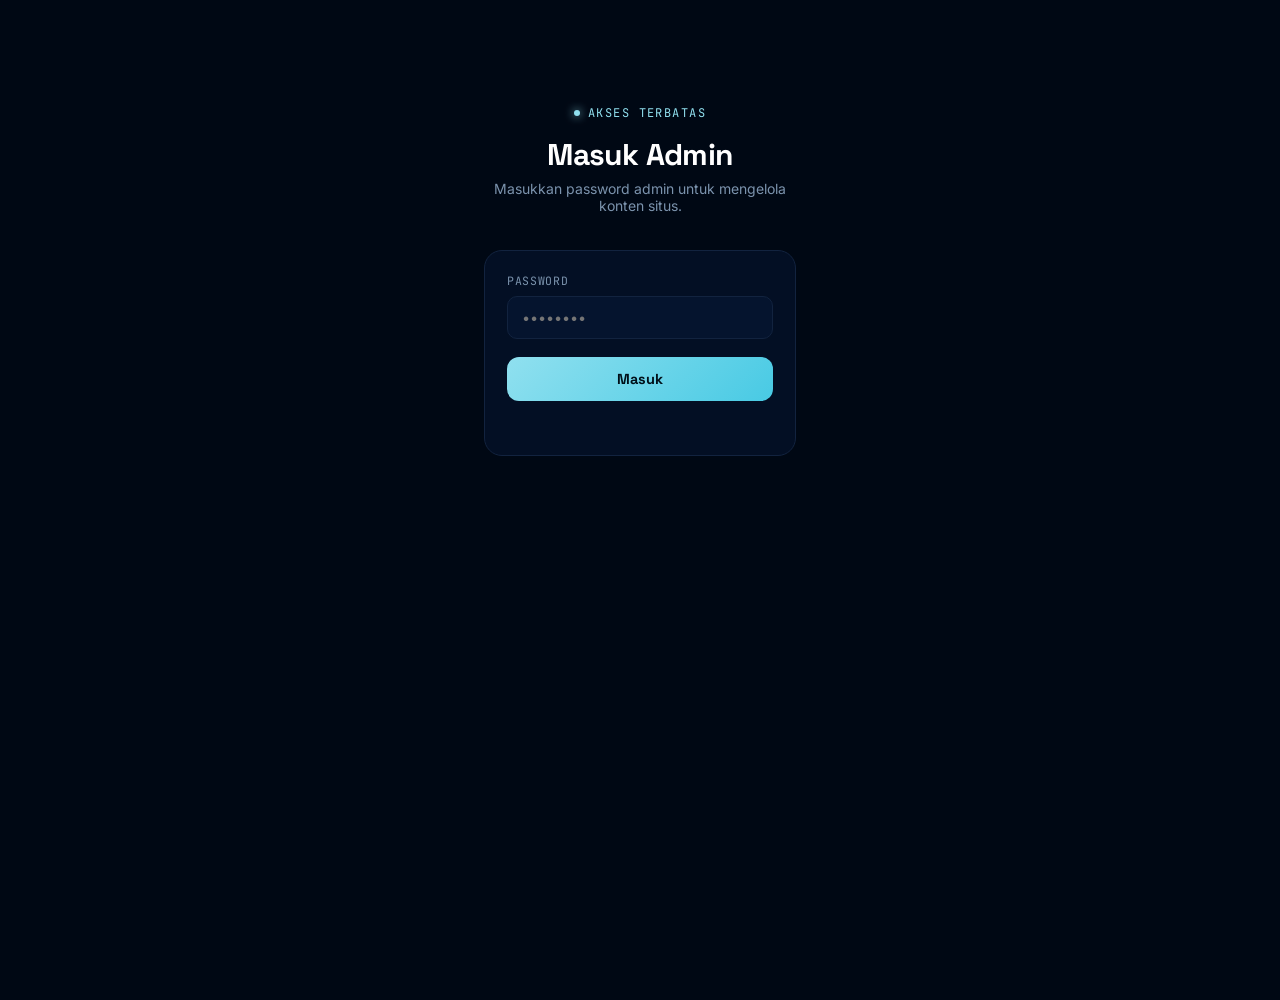
<file: admin.html>
<!DOCTYPE html>
<html lang="id">
<head>
<meta charset="UTF-8">
<meta name="viewport" content="width=device-width, initial-scale=1.0">
<title>TokSave — Admin</title>
<meta name="robots" content="noindex, nofollow">
<link href="https://fonts.googleapis.com/css2?family=Space+Grotesk:wght@500;700&family=Inter:wght@400;500;600&family=JetBrains+Mono:wght@400;500&display=swap" rel="stylesheet">
<style>
  :root{
    --bg: #000814; --bg-card: #030f24; --bg-card-2: #05142e;
    --line: #12233f; --accent: #90e0ef; --accent-deep: #48cae4;
    --white: #ffffff; --muted: #7b93ad; --err: #ff8fa3;
  }
  *{box-sizing:border-box; margin:0; padding:0;}
  html,body{background:var(--bg); color:var(--white); font-family:'Inter',sans-serif; min-height:100vh;}
  .wrap{max-width:640px; margin:0 auto; padding:48px 24px 80px;}
  .eyebrow{font-family:'JetBrains Mono',monospace; font-size:12px; letter-spacing:.12em; color:var(--accent); text-transform:uppercase; display:inline-flex; align-items:center; gap:8px;}
  .eyebrow::before{content:""; width:6px; height:6px; border-radius:50%; background:var(--accent); box-shadow:0 0 10px var(--accent);}
  h1{font-family:'Space Grotesk',sans-serif; font-weight:700; font-size:30px; margin:14px 0 6px; letter-spacing:-0.02em;}
  .lede{color:var(--muted); font-size:14px; margin-bottom:36px;}

  .card{background:var(--bg-card); border:1px solid var(--line); border-radius:18px; padding:22px; margin-bottom:18px;}
  .field{display:flex; flex-direction:column; gap:8px; margin-bottom:18px;}
  .field:last-child{margin-bottom:0;}
  label{font-family:'JetBrains Mono',monospace; font-size:11.5px; color:var(--muted); text-transform:uppercase; letter-spacing:.06em;}
  input[type=text], input[type=password], textarea{
    background:var(--bg-card-2); border:1px solid var(--line); border-radius:10px;
    color:var(--white); font-family:'Inter',sans-serif; font-size:14.5px; padding:12px 14px; outline:none; width:100%;
  }
  textarea{resize:vertical; min-height:70px; font-family:'Inter',sans-serif;}
  input:focus, textarea:focus{border-color:var(--accent);}
  .hint{color:var(--muted); font-size:12px; line-height:1.5;}

  .btn{background:linear-gradient(135deg,var(--accent),var(--accent-deep)); color:#001019; border:none;
    font-family:'Space Grotesk',sans-serif; font-weight:700; font-size:14.5px; padding:13px 24px; border-radius:12px;
    cursor:pointer; width:100%;}
  .btn:disabled{opacity:.55; cursor:not-allowed;}
  .btn-ghost{background:var(--bg-card-2); color:var(--white); border:1px solid var(--line); font-family:'Inter',sans-serif; font-weight:600; font-size:13.5px; padding:11px 20px; border-radius:10px; cursor:pointer;}

  .status{font-family:'JetBrains Mono',monospace; font-size:13px; margin-top:14px; min-height:18px;}
  .status.ok{color:var(--accent);}
  .status.err{color:var(--err);}

  .qris-preview{background:#fff; border-radius:14px; padding:12px; margin-top:8px; display:none;}
  .qris-preview.show{display:block;}
  .qris-preview img{width:100%; max-width:220px; display:block; margin:0 auto; border-radius:6px;}

  #gate{max-width:360px; margin:100px auto 0; text-align:center;}
  #gate .card{text-align:left;}
  #dashboard{display:none;}
  #dashboard.show{display:block;}

  footer{margin-top:40px; color:var(--muted); font-size:12px; font-family:'JetBrains Mono',monospace; text-align:center;}
</style>
</head>
<body>

<div id="gate">
  <div class="wrap" style="padding-top:0;">
    <span class="eyebrow">akses terbatas</span>
    <h1>Masuk Admin</h1>
    <p class="lede">Masukkan password admin untuk mengelola konten situs.</p>
    <div class="card">
      <div class="field">
        <label for="pwInput">Password</label>
        <input type="password" id="pwInput" placeholder="••••••••" autocomplete="current-password">
      </div>
      <button class="btn" id="unlockBtn">Masuk</button>
      <div class="status" id="gateStatus"></div>
    </div>
  </div>
</div>

<div id="dashboard">
  <div class="wrap">
    <span class="eyebrow">dashboard admin</span>
    <h1>Kelola Konten TokSave</h1>
    <p class="lede">Perubahan di sini langsung tampil untuk semua pengunjung situs.</p>

    <div class="card">
      <div class="field">
        <label for="titleLine1">Judul hero — baris 1</label>
        <input type="text" id="titleLine1" maxlength="80">
      </div>
      <div class="field">
        <label for="titleLine2">Judul hero — baris 2 (warna aksen)</label>
        <input type="text" id="titleLine2" maxlength="80">
      </div>
      <div class="field">
        <label for="subtitle">Subjudul</label>
        <textarea id="subtitle" maxlength="220"></textarea>
      </div>
    </div>

    <div class="card">
      <div class="field">
        <label for="qrisImage">URL gambar QRIS</label>
        <input type="text" id="qrisImage" placeholder="https://...">
        <div class="qris-preview" id="qrisPreview"><img id="qrisPreviewImg" alt="Pratinjau QRIS"></div>
      </div>
      <div class="field">
        <label for="donationMessage">Pesan ajakan donasi</label>
        <textarea id="donationMessage" maxlength="220"></textarea>
      </div>
    </div>

    <div class="card">
      <div style="font-family:'Space Grotesk',sans-serif; font-size:15px; font-weight:700; margin-bottom:14px;">Platform aktif</div>
      <label class="toggle-row" for="platformTiktokEnabled" style="display:flex; align-items:center; justify-content:space-between; cursor:pointer; margin-bottom:14px;">
        <span>TikTok</span>
        <input type="checkbox" id="platformTiktokEnabled" style="width:20px; height:20px; accent-color:var(--accent); cursor:pointer;">
      </label>
      <label class="toggle-row" for="platformInstagramEnabled" style="display:flex; align-items:center; justify-content:space-between; cursor:pointer; margin-bottom:14px;">
        <span>Instagram</span>
        <input type="checkbox" id="platformInstagramEnabled" style="width:20px; height:20px; accent-color:var(--accent); cursor:pointer;">
      </label>
      <label class="toggle-row" for="platformYoutubeEnabled" style="display:flex; align-items:center; justify-content:space-between; cursor:pointer;">
        <span>YouTube</span>
        <input type="checkbox" id="platformYoutubeEnabled" style="width:20px; height:20px; accent-color:var(--accent); cursor:pointer;">
      </label>
      <p class="hint" style="margin-top:14px;">Matikan sementara kalau credit API-nya habis atau sedang bermasalah. Tombolnya otomatis hilang dari situs untuk pengunjung.</p>
    </div>

    <div class="card">
      <label class="toggle-row" for="announcementEnabled" style="display:flex; align-items:center; justify-content:space-between; cursor:pointer; margin-bottom:14px;">
        <span style="font-family:'Space Grotesk',sans-serif; font-size:15px; font-weight:700;">Tampilkan pengumuman</span>
        <input type="checkbox" id="announcementEnabled" style="width:20px; height:20px; accent-color:var(--accent); cursor:pointer;">
      </label>
      <div class="field">
        <label for="announcementText">Isi pengumuman (tampil sebagai banner di atas situs)</label>
        <textarea id="announcementText" maxlength="240" placeholder="Contoh: Server sedang gangguan, unduhan mungkin lambat sementara."></textarea>
        <p class="hint">Kosongkan atau matikan toggle di atas untuk menyembunyikan banner.</p>
      </div>
    </div>

    <div class="card">
      <div style="font-family:'Space Grotesk',sans-serif; font-size:15px; font-weight:700; margin-bottom:6px;">API Keys FastSaverAPI</div>
      <p class="hint" style="margin-bottom:16px;">Kosongkan kalau tidak mau ganti. Key lama tetap dipakai sampai kamu isi yang baru.</p>

      <div class="field">
        <label for="instagramApiKey">Instagram API Key</label>
        <input type="text" id="instagramApiKey" placeholder="fs_sk_..." autocomplete="off">
        <p class="hint" id="instagramApiKeyHint">Memuat…</p>
      </div>
      <div class="field">
        <label for="youtubeApiKey">YouTube API Key</label>
        <input type="text" id="youtubeApiKey" placeholder="fs_sk_..." autocomplete="off">
        <p class="hint" id="youtubeApiKeyHint">Memuat…</p>
      </div>
      <button class="btn-ghost" id="saveApiKeysBtn" style="width:100%; padding:12px;">Simpan API Key</button>
      <div class="status" id="apiKeysStatus"></div>
    </div>

    <button class="btn" id="saveBtn">Simpan Perubahan</button>
    <div class="status" id="saveStatus"></div>

    <footer>
      <button class="btn-ghost" id="logoutBtn" style="margin-top:24px;">Keluar</button>
    </footer>
  </div>
</div>

<script>
const gate = document.getElementById('gate');
const dashboard = document.getElementById('dashboard');
const pwInput = document.getElementById('pwInput');
const unlockBtn = document.getElementById('unlockBtn');
const gateStatus = document.getElementById('gateStatus');
const saveBtn = document.getElementById('saveBtn');
const saveStatus = document.getElementById('saveStatus');
const instagramApiKey = document.getElementById('instagramApiKey');
const youtubeApiKey = document.getElementById('youtubeApiKey');
const instagramApiKeyHint = document.getElementById('instagramApiKeyHint');
const youtubeApiKeyHint = document.getElementById('youtubeApiKeyHint');
const saveApiKeysBtn = document.getElementById('saveApiKeysBtn');
const apiKeysStatus = document.getElementById('apiKeysStatus');
const logoutBtn = document.getElementById('logoutBtn');

const fields = {
  heroTitleLine1: document.getElementById('titleLine1'),
  heroTitleLine2: document.getElementById('titleLine2'),
  heroSubtitle: document.getElementById('subtitle'),
  qrisImage: document.getElementById('qrisImage'),
  donationMessage: document.getElementById('donationMessage'),
  announcementText: document.getElementById('announcementText')
};
const announcementEnabled = document.getElementById('announcementEnabled');
const platformTiktokEnabled = document.getElementById('platformTiktokEnabled');
const platformInstagramEnabled = document.getElementById('platformInstagramEnabled');
const platformYoutubeEnabled = document.getElementById('platformYoutubeEnabled');

const qrisPreview = document.getElementById('qrisPreview');
const qrisPreviewImg = document.getElementById('qrisPreviewImg');

let adminPassword = '';

function setStatus(el, msg, kind){
  el.textContent = msg || '';
  el.className = 'status' + (kind ? ' ' + kind : '');
}

async function loadSettings(){
  try{
    const res = await fetch('/api/settings');
    const data = await res.json();
    fields.heroTitleLine1.value = data.heroTitleLine1 || '';
    fields.heroTitleLine2.value = data.heroTitleLine2 || '';
    fields.heroSubtitle.value = data.heroSubtitle || '';
    fields.qrisImage.value = data.qrisImage || '';
    fields.donationMessage.value = data.donationMessage || '';
    fields.announcementText.value = data.announcementText || '';
    announcementEnabled.checked = data.announcementEnabled === 'true';
    platformTiktokEnabled.checked = data.platformTiktokEnabled !== 'false';
    platformInstagramEnabled.checked = data.platformInstagramEnabled !== 'false';
    platformYoutubeEnabled.checked = data.platformYoutubeEnabled !== 'false';
    updateQrisPreview();
  }catch(e){
    setStatus(saveStatus, 'Gagal memuat data saat ini.', 'err');
  }
}

async function loadApiKeyHints(){
  try{
    const res = await fetch('/api/api-keys', {
      headers: { 'x-admin-password': adminPassword }
    });
    const data = await res.json();
    if(!res.ok) throw new Error(data.error || 'Gagal memuat status API key.');
    instagramApiKeyHint.textContent = 'Sekarang aktif: ' + data.instagramApiKeyMasked;
    youtubeApiKeyHint.textContent = 'Sekarang aktif: ' + data.youtubeApiKeyMasked;
  }catch(e){
    instagramApiKeyHint.textContent = 'Gagal memuat status key.';
    youtubeApiKeyHint.textContent = 'Gagal memuat status key.';
  }
}

saveApiKeysBtn.addEventListener('click', async () => {
  saveApiKeysBtn.disabled = true;
  setStatus(apiKeysStatus, 'Menyimpan…');
  try{
    const payload = {};
    if(instagramApiKey.value.trim()) payload.instagramApiKey = instagramApiKey.value.trim();
    if(youtubeApiKey.value.trim()) payload.youtubeApiKey = youtubeApiKey.value.trim();

    if(!payload.instagramApiKey && !payload.youtubeApiKey){
      setStatus(apiKeysStatus, 'Isi salah satu kolom dulu sebelum menyimpan.', 'err');
      saveApiKeysBtn.disabled = false;
      return;
    }

    const res = await fetch('/api/api-keys', {
      method: 'POST',
      headers: { 'Content-Type': 'application/json', 'x-admin-password': adminPassword },
      body: JSON.stringify(payload)
    });
    const j = await res.json();
    if(!res.ok) throw new Error(j.error || 'Gagal menyimpan API key.');

    instagramApiKey.value = '';
    youtubeApiKey.value = '';
    setStatus(apiKeysStatus, 'Tersimpan! Key baru langsung aktif.', 'ok');
    loadApiKeyHints();
  }catch(e){
    setStatus(apiKeysStatus, e.message, 'err');
  }finally{
    saveApiKeysBtn.disabled = false;
  }
});

function updateQrisPreview(){
  const url = fields.qrisImage.value.trim();
  if(url){
    qrisPreviewImg.src = url;
    qrisPreview.classList.add('show');
  }else{
    qrisPreview.classList.remove('show');
  }
}
fields.qrisImage.addEventListener('input', updateQrisPreview);

unlockBtn.addEventListener('click', async () => {
  const pw = pwInput.value;
  if(!pw){ setStatus(gateStatus, 'Masukkan password.', 'err'); return; }
  unlockBtn.disabled = true;
  setStatus(gateStatus, 'Memeriksa…');

  // verifikasi password dengan mencoba POST kosong (tanpa mengubah data)
  try{
    const res = await fetch('/api/settings', {
      method: 'POST',
      headers: { 'Content-Type': 'application/json', 'x-admin-password': pw },
      body: JSON.stringify({})
    });
    if(res.status === 401){
      setStatus(gateStatus, 'Password salah.', 'err');
      unlockBtn.disabled = false;
      return;
    }
    if(!res.ok){
      const j = await res.json().catch(()=>({}));
      setStatus(gateStatus, j.error || 'Terjadi kesalahan server.', 'err');
      unlockBtn.disabled = false;
      return;
    }
    adminPassword = pw;
    sessionStorage.setItem('toksave_admin_pw', pw);
    gate.style.display = 'none';
    dashboard.classList.add('show');
    loadSettings();
    loadApiKeyHints();
  }catch(e){
    setStatus(gateStatus, 'Tidak bisa terhubung ke server.', 'err');
    unlockBtn.disabled = false;
  }
});
pwInput.addEventListener('keydown', e => { if(e.key === 'Enter') unlockBtn.click(); });

saveBtn.addEventListener('click', async () => {
  saveBtn.disabled = true;
  setStatus(saveStatus, 'Menyimpan…');
  try{
    const payload = {};
    for(const k in fields) payload[k] = fields[k].value;
    payload.announcementEnabled = announcementEnabled.checked ? 'true' : 'false';
    payload.platformTiktokEnabled = platformTiktokEnabled.checked ? 'true' : 'false';
    payload.platformInstagramEnabled = platformInstagramEnabled.checked ? 'true' : 'false';
    payload.platformYoutubeEnabled = platformYoutubeEnabled.checked ? 'true' : 'false';
    const res = await fetch('/api/settings', {
      method: 'POST',
      headers: { 'Content-Type': 'application/json', 'x-admin-password': adminPassword },
      body: JSON.stringify(payload)
    });
    const j = await res.json();
    if(!res.ok) throw new Error(j.error || 'Gagal menyimpan.');
    setStatus(saveStatus, 'Tersimpan! Perubahan sudah tampil untuk semua pengunjung.', 'ok');
  }catch(e){
    setStatus(saveStatus, e.message, 'err');
  }finally{
    saveBtn.disabled = false;
  }
});

logoutBtn.addEventListener('click', () => {
  sessionStorage.removeItem('toksave_admin_pw');
  location.reload();
});

// coba lanjutkan sesi kalau password sudah tersimpan di tab ini
const savedPw = sessionStorage.getItem('toksave_admin_pw');
if(savedPw){
  pwInput.value = savedPw;
  unlockBtn.click();
}
</script>

</body>
</html>
</file>
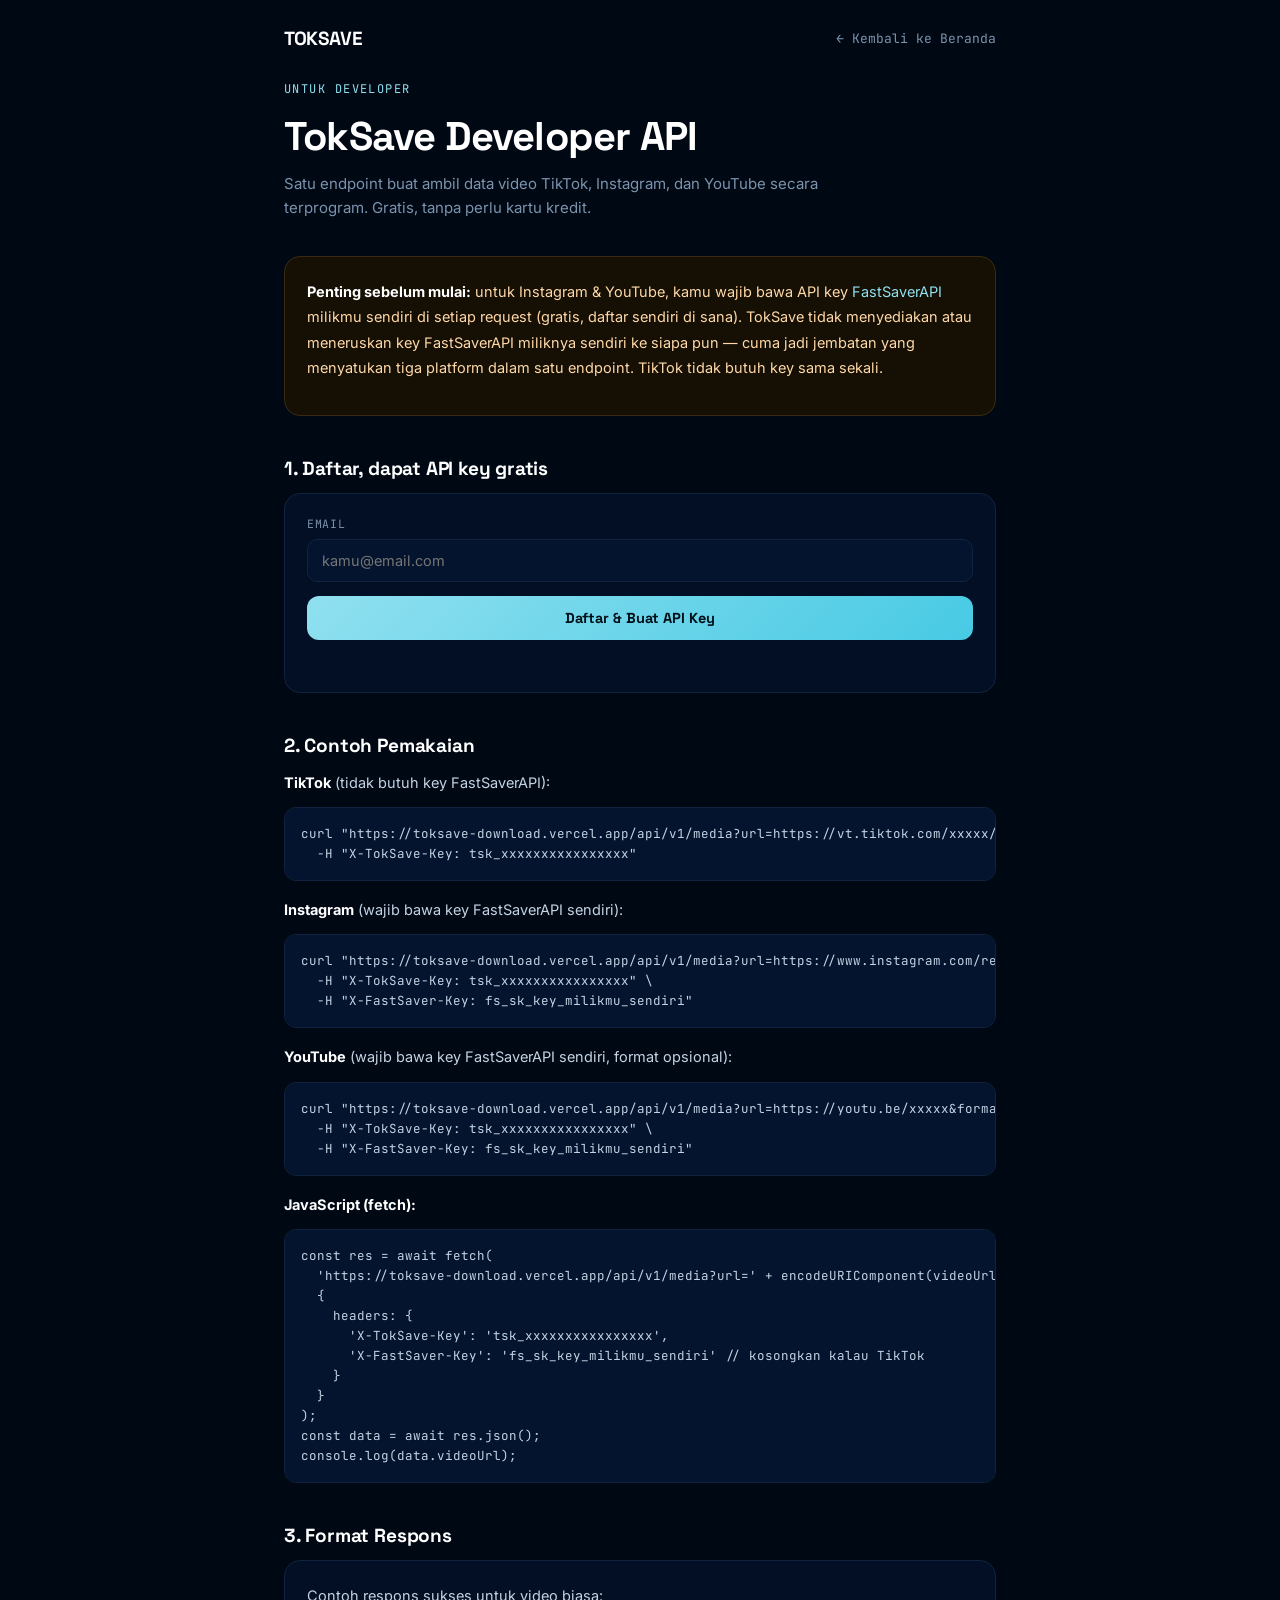
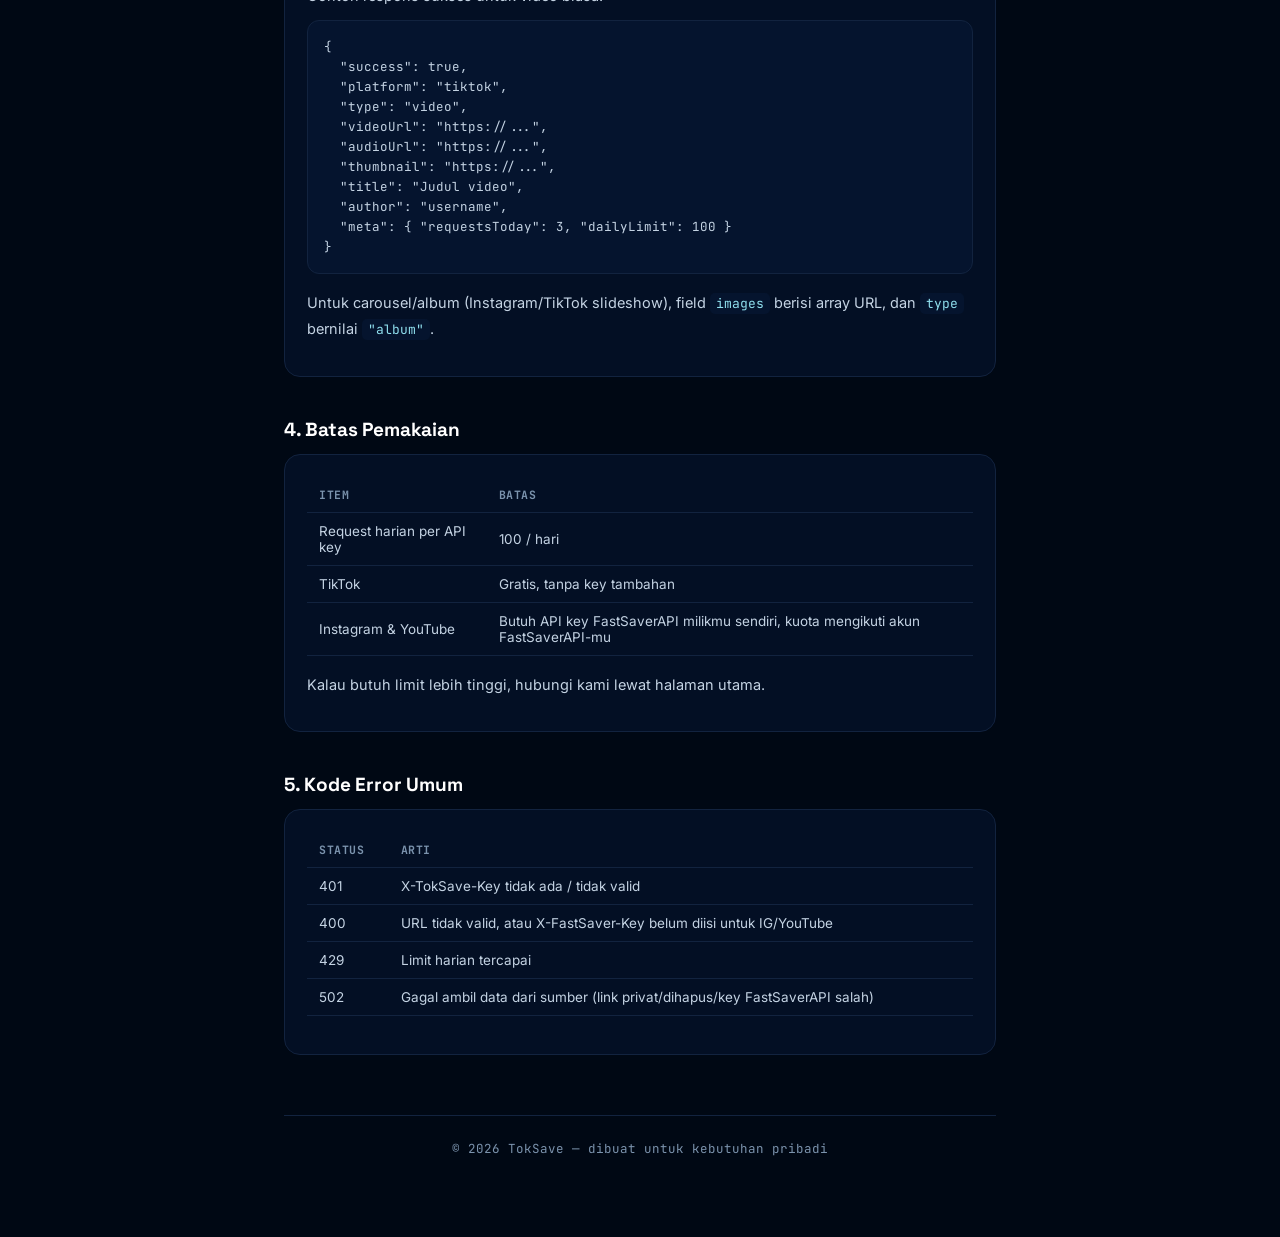
<file: developer.html>
<!DOCTYPE html>
<html lang="id">
<head>
<meta charset="UTF-8">
<meta name="viewport" content="width=device-width, initial-scale=1.0">
<title>Developer API — TokSave</title>
<meta name="description" content="API gratis untuk developer: unduh video TikTok, Instagram, dan YouTube secara terprogram. Daftar gratis, dapat API key instan.">
<meta name="robots" content="index, follow">
<link rel="canonical" href="https://toksave-download.vercel.app/developer.html">
<link rel="icon" href="favicon.ico" sizes="any">
<link href="https://fonts.googleapis.com/css2?family=Space+Grotesk:wght@500;700&family=Inter:wght@400;500;600&family=JetBrains+Mono:wght@400;500&display=swap" rel="stylesheet">
<style>
  :root{
    --bg: #000814; --bg-card: #030f24; --bg-card-2: #05142e;
    --line: #12233f; --accent: #90e0ef; --accent-deep: #48cae4;
    --white: #ffffff; --muted: #7b93ad; --err: #ff8fa3;
  }
  *{box-sizing:border-box; margin:0; padding:0;}
  html,body{background:var(--bg); color:var(--white); font-family:'Inter',sans-serif;}
  a{color:var(--accent); text-decoration:none;}
  a:hover{text-decoration:underline;}
  .wrap{max-width:760px; margin:0 auto; padding:0 24px 80px;}

  nav{display:flex; align-items:center; justify-content:space-between; padding:26px 0;}
  .logo{font-family:'Space Grotesk',sans-serif; font-weight:700; font-size:19px; letter-spacing:-0.02em;}
  .back-link{font-family:'JetBrains Mono',monospace; font-size:13px; color:var(--muted);}
  .back-link:hover{color:var(--accent);}

  .eyebrow{font-family:'JetBrains Mono',monospace; font-size:12px; letter-spacing:.12em; color:var(--accent); text-transform:uppercase;}
  h1{font-family:'Space Grotesk',sans-serif; font-weight:700; font-size:clamp(28px,5vw,40px); margin:14px 0 10px; letter-spacing:-0.02em;}
  .lede{color:var(--muted); font-size:15px; line-height:1.6; margin-bottom:36px; max-width:600px;}

  h2{font-family:'Space Grotesk',sans-serif; font-size:19px; margin:40px 0 12px; letter-spacing:-0.01em;}
  p, li{color:#c4d3e3; font-size:14.5px; line-height:1.75; margin-bottom:12px;}
  ul{padding-left:20px; margin-bottom:16px;}
  strong{color:var(--white);}

  .card{background:var(--bg-card); border:1px solid var(--line); border-radius:16px; padding:22px; margin-bottom:16px;}
  .warn{border-color:#3a2a12; background:#150f04;}
  .warn p{color:#ffd8a8;}

  .field{display:flex; flex-direction:column; gap:8px; margin-bottom:14px;}
  label{font-family:'JetBrains Mono',monospace; font-size:11.5px; color:var(--muted); text-transform:uppercase; letter-spacing:.06em;}
  input[type=email]{
    background:var(--bg-card-2); border:1px solid var(--line); border-radius:10px;
    color:var(--white); font-family:'Inter',sans-serif; font-size:14.5px; padding:12px 14px; outline:none; width:100%;
  }
  input:focus{border-color:var(--accent);}
  .btn{background:linear-gradient(135deg,var(--accent),var(--accent-deep)); color:#001019; border:none;
    font-family:'Space Grotesk',sans-serif; font-weight:700; font-size:14.5px; padding:13px 24px; border-radius:12px;
    cursor:pointer; width:100%;}
  .btn:disabled{opacity:.55; cursor:not-allowed;}
  .status{font-family:'JetBrains Mono',monospace; font-size:13px; margin-top:12px; min-height:18px;}
  .status.ok{color:var(--accent);}
  .status.err{color:var(--err);}

  .key-box{display:none; background:var(--bg-card-2); border:1px dashed var(--accent); border-radius:10px; padding:14px; margin-top:14px; word-break:break-all; font-family:'JetBrains Mono',monospace; font-size:13px; color:var(--accent);}
  .key-box.show{display:block;}

  pre{background:var(--bg-card-2); border:1px solid var(--line); border-radius:12px; padding:16px; overflow-x:auto; font-family:'JetBrains Mono',monospace; font-size:12.5px; line-height:1.6; color:#c4d3e3; margin-bottom:16px;}
  code{font-family:'JetBrains Mono',monospace; background:var(--bg-card-2); padding:2px 6px; border-radius:5px; font-size:13px; color:var(--accent);}

  table{width:100%; border-collapse:collapse; margin-bottom:16px; font-size:13.5px;}
  th, td{text-align:left; padding:10px 12px; border-bottom:1px solid var(--line); color:#c4d3e3;}
  th{color:var(--muted); font-family:'JetBrains Mono',monospace; font-size:11.5px; text-transform:uppercase; letter-spacing:.05em;}

  footer{margin-top:60px; border-top:1px solid var(--line); padding-top:24px; text-align:center; color:var(--muted); font-size:12.5px; font-family:'JetBrains Mono',monospace;}
</style>
</head>
<body>
<div class="wrap">
  <nav>
    <span class="logo">TOKSAVE</span>
    <a class="back-link" href="/">← Kembali ke Beranda</a>
  </nav>

  <span class="eyebrow">untuk developer</span>
  <h1>TokSave Developer API</h1>
  <p class="lede">Satu endpoint buat ambil data video TikTok, Instagram, dan YouTube secara terprogram. Gratis, tanpa perlu kartu kredit.</p>

  <div class="card warn">
    <p><strong>Penting sebelum mulai:</strong> untuk Instagram & YouTube, kamu wajib bawa API key <a href="https://api.fastsaver.io" target="_blank" rel="noopener">FastSaverAPI</a> milikmu sendiri di setiap request (gratis, daftar sendiri di sana). TokSave tidak menyediakan atau meneruskan key FastSaverAPI miliknya sendiri ke siapa pun — cuma jadi jembatan yang menyatukan tiga platform dalam satu endpoint. TikTok tidak butuh key sama sekali.</p>
  </div>

  <h2>1. Daftar, dapat API key gratis</h2>
  <div class="card">
    <div class="field">
      <label for="emailInput">Email</label>
      <input type="email" id="emailInput" placeholder="kamu@email.com">
    </div>
    <button class="btn" id="registerBtn">Daftar & Buat API Key</button>
    <div class="status" id="registerStatus"></div>
    <div class="key-box" id="keyBox"></div>
  </div>

  <h2>2. Contoh Pemakaian</h2>

  <p><strong>TikTok</strong> (tidak butuh key FastSaverAPI):</p>
  <pre>curl "https://toksave-download.vercel.app/api/v1/media?url=https://vt.tiktok.com/xxxxx/" \
  -H "X-TokSave-Key: tsk_xxxxxxxxxxxxxxxx"</pre>

  <p><strong>Instagram</strong> (wajib bawa key FastSaverAPI sendiri):</p>
  <pre>curl "https://toksave-download.vercel.app/api/v1/media?url=https://www.instagram.com/reel/xxxxx/" \
  -H "X-TokSave-Key: tsk_xxxxxxxxxxxxxxxx" \
  -H "X-FastSaver-Key: fs_sk_key_milikmu_sendiri"</pre>

  <p><strong>YouTube</strong> (wajib bawa key FastSaverAPI sendiri, format opsional):</p>
  <pre>curl "https://toksave-download.vercel.app/api/v1/media?url=https://youtu.be/xxxxx&format=720p" \
  -H "X-TokSave-Key: tsk_xxxxxxxxxxxxxxxx" \
  -H "X-FastSaver-Key: fs_sk_key_milikmu_sendiri"</pre>

  <p><strong>JavaScript (fetch):</strong></p>
  <pre>const res = await fetch(
  'https://toksave-download.vercel.app/api/v1/media?url=' + encodeURIComponent(videoUrl),
  {
    headers: {
      'X-TokSave-Key': 'tsk_xxxxxxxxxxxxxxxx',
      'X-FastSaver-Key': 'fs_sk_key_milikmu_sendiri' // kosongkan kalau TikTok
    }
  }
);
const data = await res.json();
console.log(data.videoUrl);</pre>

  <h2>3. Format Respons</h2>
  <div class="card">
    <p>Contoh respons sukses untuk video biasa:</p>
    <pre>{
  "success": true,
  "platform": "tiktok",
  "type": "video",
  "videoUrl": "https://...",
  "audioUrl": "https://...",
  "thumbnail": "https://...",
  "title": "Judul video",
  "author": "username",
  "meta": { "requestsToday": 3, "dailyLimit": 100 }
}</pre>
    <p>Untuk carousel/album (Instagram/TikTok slideshow), field <code>images</code> berisi array URL, dan <code>type</code> bernilai <code>"album"</code>.</p>
  </div>

  <h2>4. Batas Pemakaian</h2>
  <div class="card">
    <table>
      <tr><th>Item</th><th>Batas</th></tr>
      <tr><td>Request harian per API key</td><td>100 / hari</td></tr>
      <tr><td>TikTok</td><td>Gratis, tanpa key tambahan</td></tr>
      <tr><td>Instagram & YouTube</td><td>Butuh API key FastSaverAPI milikmu sendiri, kuota mengikuti akun FastSaverAPI-mu</td></tr>
    </table>
    <p>Kalau butuh limit lebih tinggi, hubungi kami lewat halaman utama.</p>
  </div>

  <h2>5. Kode Error Umum</h2>
  <div class="card">
    <table>
      <tr><th>Status</th><th>Arti</th></tr>
      <tr><td>401</td><td>X-TokSave-Key tidak ada / tidak valid</td></tr>
      <tr><td>400</td><td>URL tidak valid, atau X-FastSaver-Key belum diisi untuk IG/YouTube</td></tr>
      <tr><td>429</td><td>Limit harian tercapai</td></tr>
      <tr><td>502</td><td>Gagal ambil data dari sumber (link privat/dihapus/key FastSaverAPI salah)</td></tr>
    </table>
  </div>

  <footer>© 2026 TokSave — dibuat untuk kebutuhan pribadi</footer>
</div>

<script>
const emailInput = document.getElementById('emailInput');
const registerBtn = document.getElementById('registerBtn');
const registerStatus = document.getElementById('registerStatus');
const keyBox = document.getElementById('keyBox');

function setStatus(el, msg, kind){
  el.textContent = msg || '';
  el.className = 'status' + (kind ? ' ' + kind : '');
}

registerBtn.addEventListener('click', async () => {
  const email = emailInput.value.trim();
  if(!email){ setStatus(registerStatus, 'Isi email dulu.', 'err'); return; }

  registerBtn.disabled = true;
  setStatus(registerStatus, 'Membuat API key…');
  keyBox.classList.remove('show');

  try{
    const res = await fetch('/api/v1/register', {
      method: 'POST',
      headers: { 'Content-Type': 'application/json' },
      body: JSON.stringify({ email })
    });
    const data = await res.json();
    if(!res.ok) throw new Error(data.error || 'Gagal membuat API key.');

    setStatus(registerStatus, 'Berhasil! Simpan key di bawah ini baik-baik.', 'ok');
    keyBox.textContent = data.apiKey;
    keyBox.classList.add('show');
  }catch(e){
    setStatus(registerStatus, e.message, 'err');
  }finally{
    registerBtn.disabled = false;
  }
});
</script>
</body>
</html>
</file>
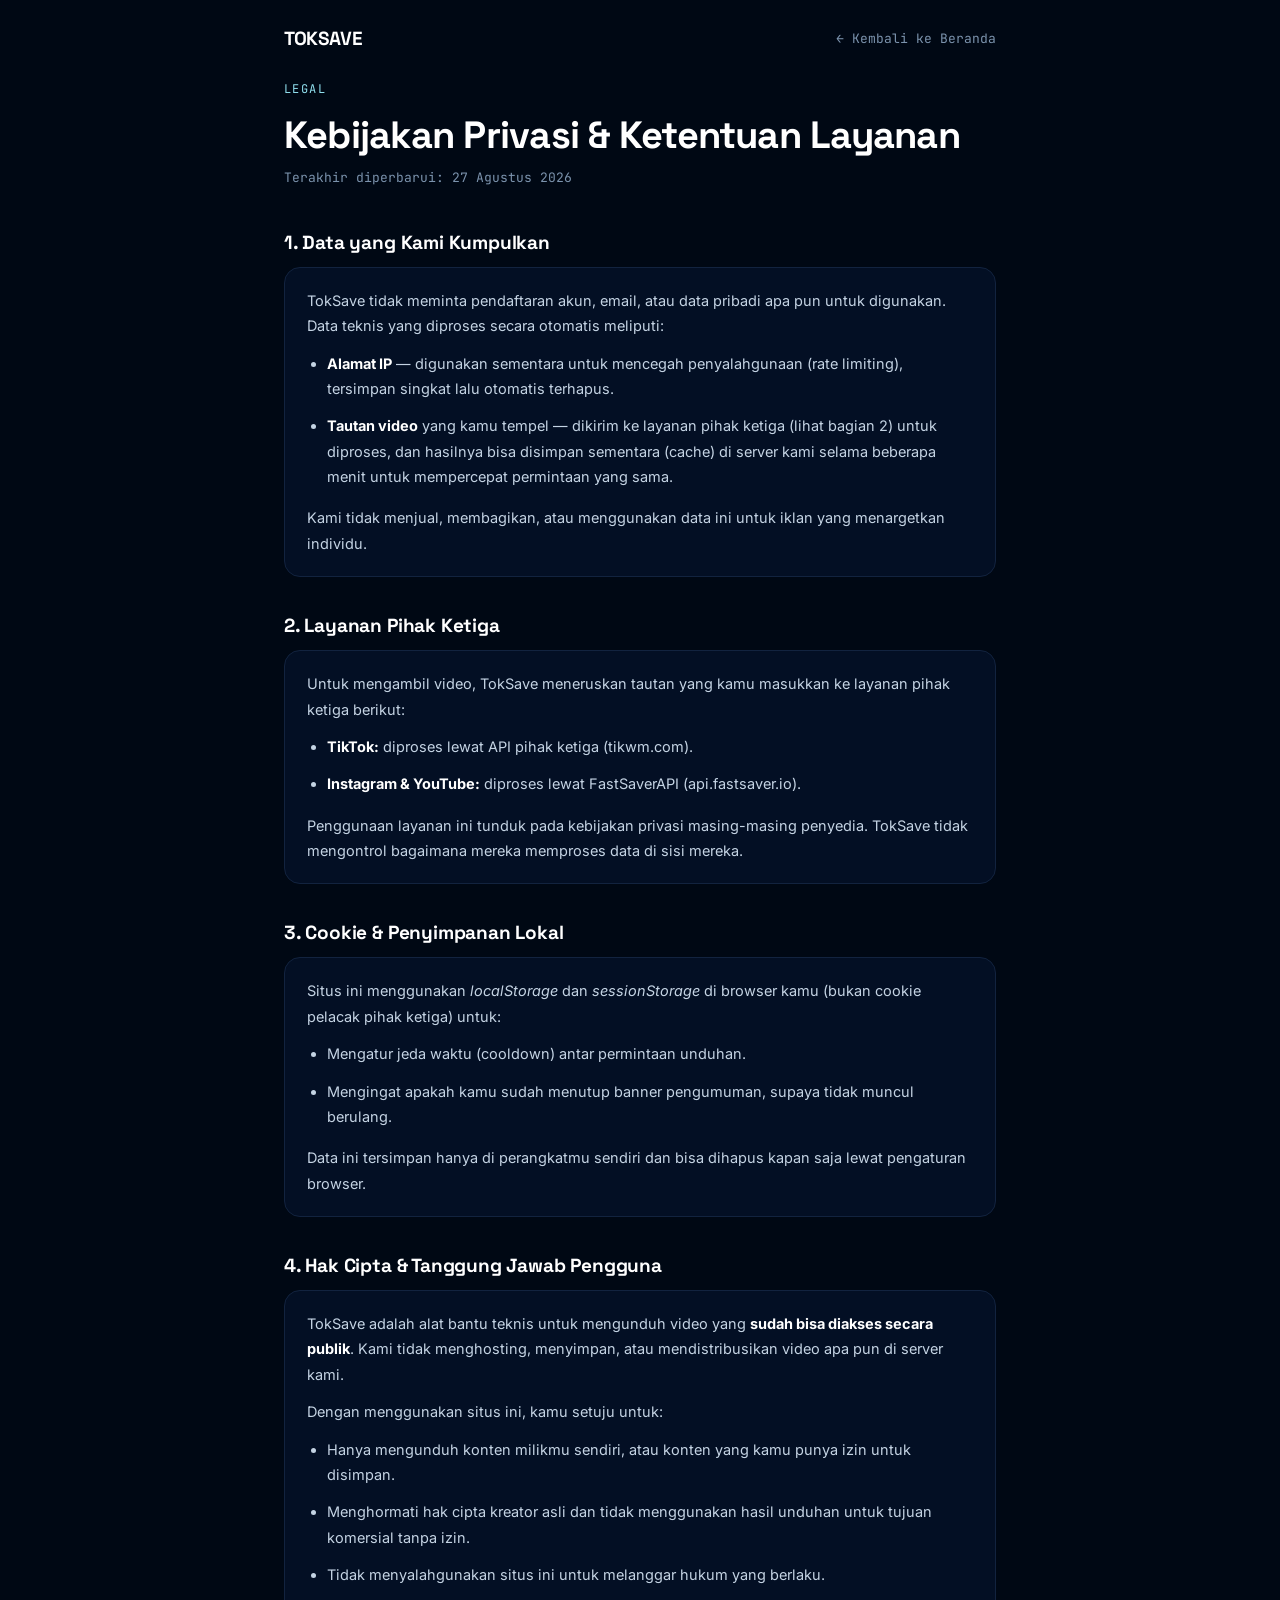
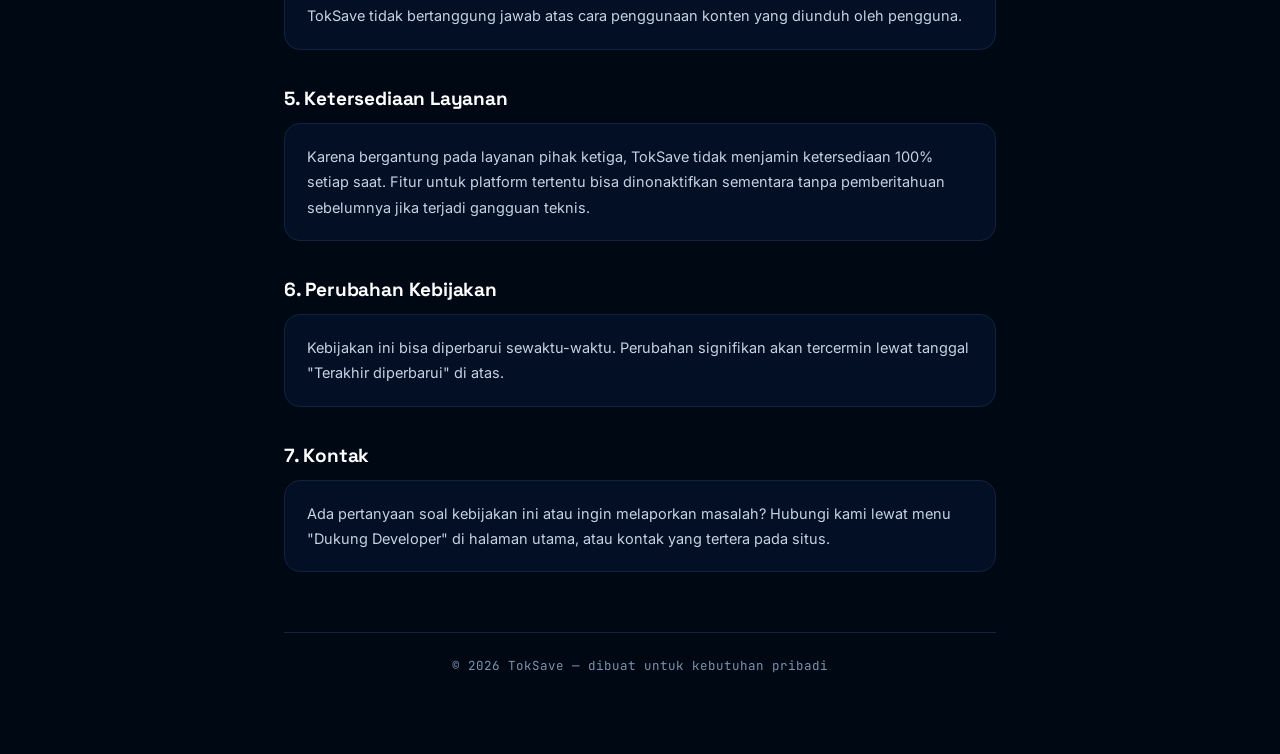
<file: kebijakan-privasi.html>
<!DOCTYPE html>
<html lang="id">
<head>
<meta charset="UTF-8">
<meta name="viewport" content="width=device-width, initial-scale=1.0">
<title>Kebijakan Privasi & Ketentuan Layanan — TokSave</title>
<meta name="description" content="Kebijakan privasi dan ketentuan layanan TokSave: data yang dikumpulkan, layanan pihak ketiga yang digunakan, dan tanggung jawab pengguna.">
<meta name="robots" content="index, follow">
<link rel="canonical" href="https://toksave-download.vercel.app/kebijakan-privasi.html">
<link rel="icon" href="favicon.ico" sizes="any">
<link href="https://fonts.googleapis.com/css2?family=Space+Grotesk:wght@500;700&family=Inter:wght@400;500;600&family=JetBrains+Mono:wght@400;500&display=swap" rel="stylesheet">
<style>
  :root{
    --bg: #000814; --bg-card: #030f24; --bg-card-2: #05142e;
    --line: #12233f; --accent: #90e0ef; --accent-deep: #48cae4;
    --white: #ffffff; --muted: #7b93ad;
  }
  *{box-sizing:border-box; margin:0; padding:0;}
  html,body{background:var(--bg); color:var(--white); font-family:'Inter',sans-serif;}
  a{color:var(--accent); text-decoration:none;}
  a:hover{text-decoration:underline;}
  .wrap{max-width:760px; margin:0 auto; padding:0 24px 80px;}

  nav{display:flex; align-items:center; justify-content:space-between; padding:26px 0;}
  .logo{font-family:'Space Grotesk',sans-serif; font-weight:700; font-size:19px; letter-spacing:-0.02em;}
  .back-link{font-family:'JetBrains Mono',monospace; font-size:13px; color:var(--muted);}
  .back-link:hover{color:var(--accent);}

  .eyebrow{font-family:'JetBrains Mono',monospace; font-size:12px; letter-spacing:.12em; color:var(--accent); text-transform:uppercase;}
  h1{font-family:'Space Grotesk',sans-serif; font-weight:700; font-size:clamp(26px,5vw,38px); margin:14px 0 8px; letter-spacing:-0.02em;}
  .updated{color:var(--muted); font-size:13px; font-family:'JetBrains Mono',monospace; margin-bottom:40px;}

  h2{font-family:'Space Grotesk',sans-serif; font-size:19px; margin:36px 0 12px; letter-spacing:-0.01em;}
  p, li{color:#c4d3e3; font-size:14.5px; line-height:1.75; margin-bottom:12px;}
  ul{padding-left:20px; margin-bottom:16px;}
  .card{background:var(--bg-card); border:1px solid var(--line); border-radius:16px; padding:20px 22px; margin-bottom:16px;}
  .card p:last-child{margin-bottom:0;}
  strong{color:var(--white);}

  footer{margin-top:60px; border-top:1px solid var(--line); padding-top:24px; text-align:center; color:var(--muted); font-size:12.5px; font-family:'JetBrains Mono',monospace;}
</style>
</head>
<body>
<div class="wrap">
  <nav>
    <span class="logo">TOKSAVE</span>
    <a class="back-link" href="/">← Kembali ke Beranda</a>
  </nav>

  <span class="eyebrow">legal</span>
  <h1>Kebijakan Privasi & Ketentuan Layanan</h1>
  <p class="updated">Terakhir diperbarui: 27 Agustus 2026</p>

  <h2>1. Data yang Kami Kumpulkan</h2>
  <div class="card">
    <p>TokSave tidak meminta pendaftaran akun, email, atau data pribadi apa pun untuk digunakan. Data teknis yang diproses secara otomatis meliputi:</p>
    <ul>
      <li><strong>Alamat IP</strong> — digunakan sementara untuk mencegah penyalahgunaan (rate limiting), tersimpan singkat lalu otomatis terhapus.</li>
      <li><strong>Tautan video</strong> yang kamu tempel — dikirim ke layanan pihak ketiga (lihat bagian 2) untuk diproses, dan hasilnya bisa disimpan sementara (cache) di server kami selama beberapa menit untuk mempercepat permintaan yang sama.</li>
    </ul>
    <p>Kami tidak menjual, membagikan, atau menggunakan data ini untuk iklan yang menargetkan individu.</p>
  </div>

  <h2>2. Layanan Pihak Ketiga</h2>
  <div class="card">
    <p>Untuk mengambil video, TokSave meneruskan tautan yang kamu masukkan ke layanan pihak ketiga berikut:</p>
    <ul>
      <li><strong>TikTok:</strong> diproses lewat API pihak ketiga (tikwm.com).</li>
      <li><strong>Instagram & YouTube:</strong> diproses lewat FastSaverAPI (api.fastsaver.io).</li>
    </ul>
    <p>Penggunaan layanan ini tunduk pada kebijakan privasi masing-masing penyedia. TokSave tidak mengontrol bagaimana mereka memproses data di sisi mereka.</p>
  </div>

  <h2>3. Cookie & Penyimpanan Lokal</h2>
  <div class="card">
    <p>Situs ini menggunakan <em>localStorage</em> dan <em>sessionStorage</em> di browser kamu (bukan cookie pelacak pihak ketiga) untuk:</p>
    <ul>
      <li>Mengatur jeda waktu (cooldown) antar permintaan unduhan.</li>
      <li>Mengingat apakah kamu sudah menutup banner pengumuman, supaya tidak muncul berulang.</li>
    </ul>
    <p>Data ini tersimpan hanya di perangkatmu sendiri dan bisa dihapus kapan saja lewat pengaturan browser.</p>
  </div>

  <h2>4. Hak Cipta & Tanggung Jawab Pengguna</h2>
  <div class="card">
    <p>TokSave adalah alat bantu teknis untuk mengunduh video yang <strong>sudah bisa diakses secara publik</strong>. Kami tidak menghosting, menyimpan, atau mendistribusikan video apa pun di server kami.</p>
    <p>Dengan menggunakan situs ini, kamu setuju untuk:</p>
    <ul>
      <li>Hanya mengunduh konten milikmu sendiri, atau konten yang kamu punya izin untuk disimpan.</li>
      <li>Menghormati hak cipta kreator asli dan tidak menggunakan hasil unduhan untuk tujuan komersial tanpa izin.</li>
      <li>Tidak menyalahgunakan situs ini untuk melanggar hukum yang berlaku.</li>
    </ul>
    <p>TokSave tidak bertanggung jawab atas cara penggunaan konten yang diunduh oleh pengguna.</p>
  </div>

  <h2>5. Ketersediaan Layanan</h2>
  <div class="card">
    <p>Karena bergantung pada layanan pihak ketiga, TokSave tidak menjamin ketersediaan 100% setiap saat. Fitur untuk platform tertentu bisa dinonaktifkan sementara tanpa pemberitahuan sebelumnya jika terjadi gangguan teknis.</p>
  </div>

  <h2>6. Perubahan Kebijakan</h2>
  <div class="card">
    <p>Kebijakan ini bisa diperbarui sewaktu-waktu. Perubahan signifikan akan tercermin lewat tanggal "Terakhir diperbarui" di atas.</p>
  </div>

  <h2>7. Kontak</h2>
  <div class="card">
    <p>Ada pertanyaan soal kebijakan ini atau ingin melaporkan masalah? Hubungi kami lewat menu "Dukung Developer" di halaman utama, atau kontak yang tertera pada situs.</p>
  </div>

  <footer>© 2026 TokSave — dibuat untuk kebutuhan pribadi</footer>
</div>
</body>
</html>
</file>
